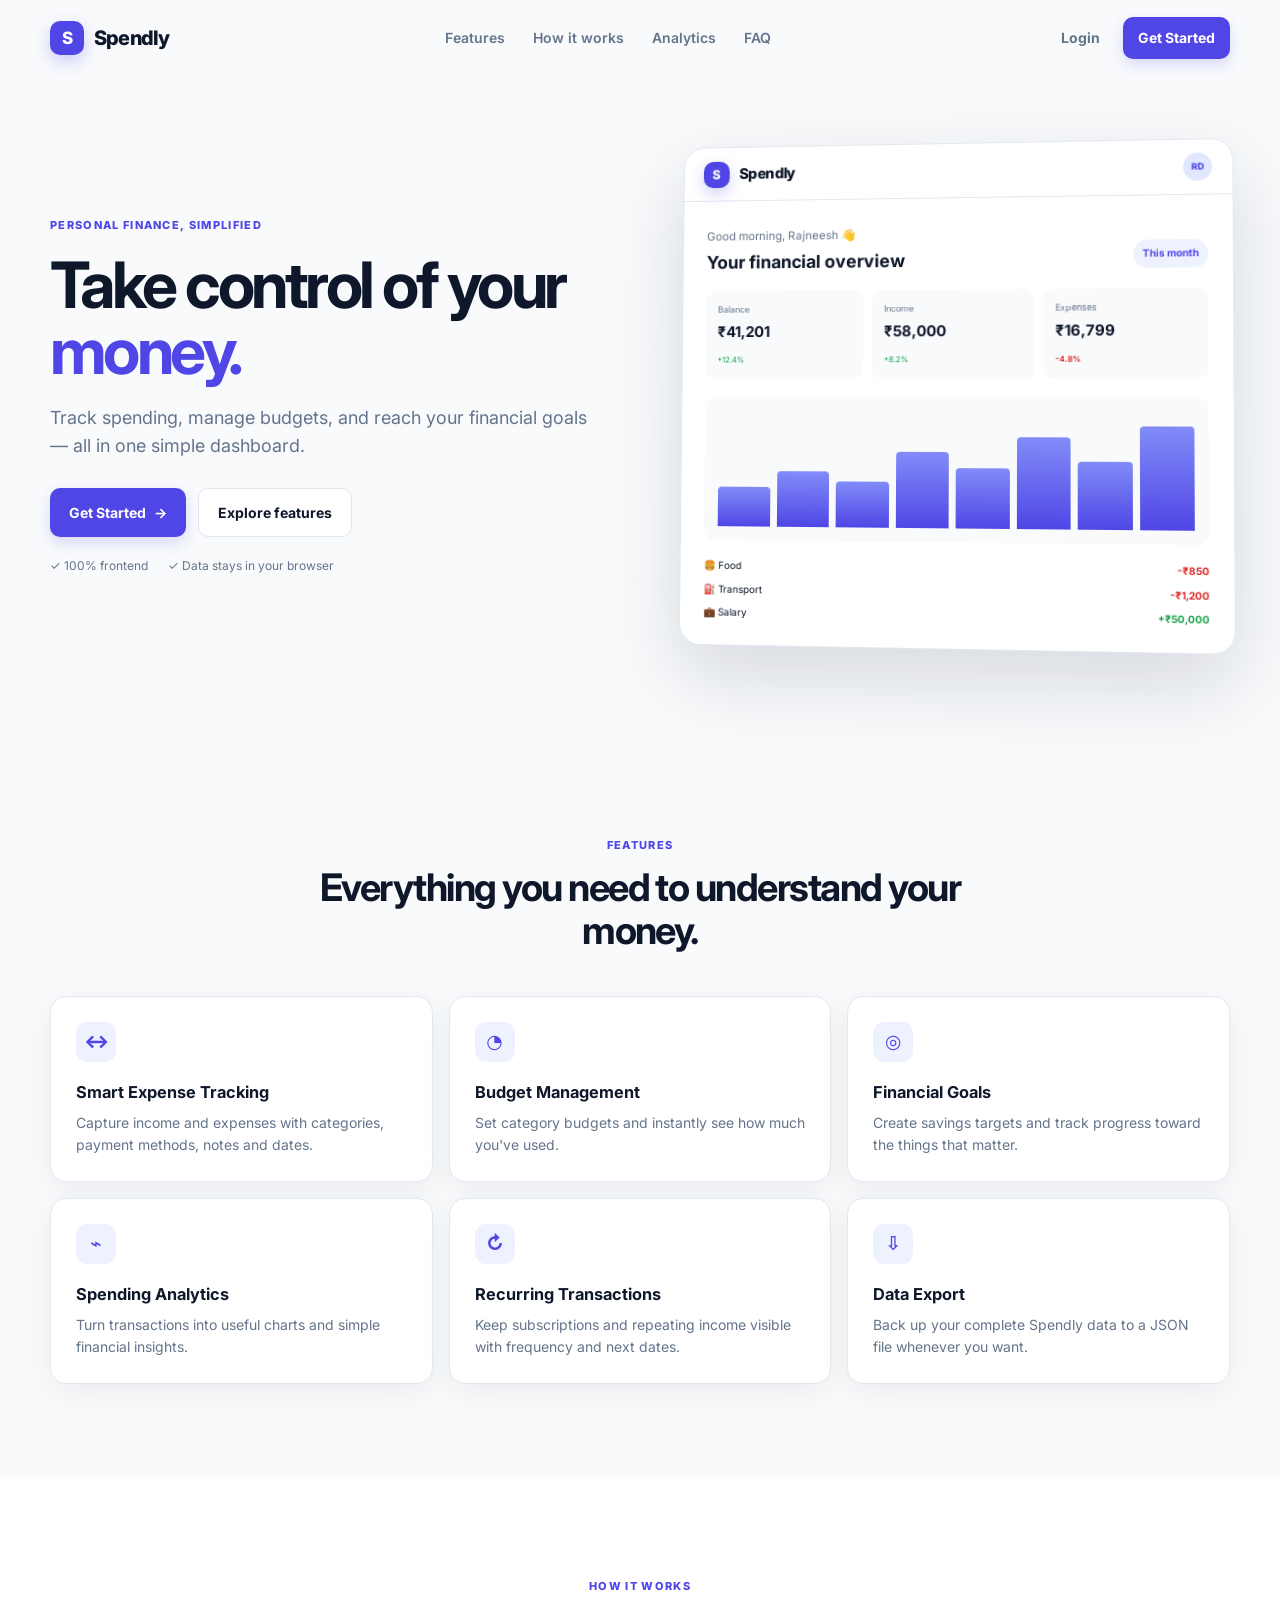
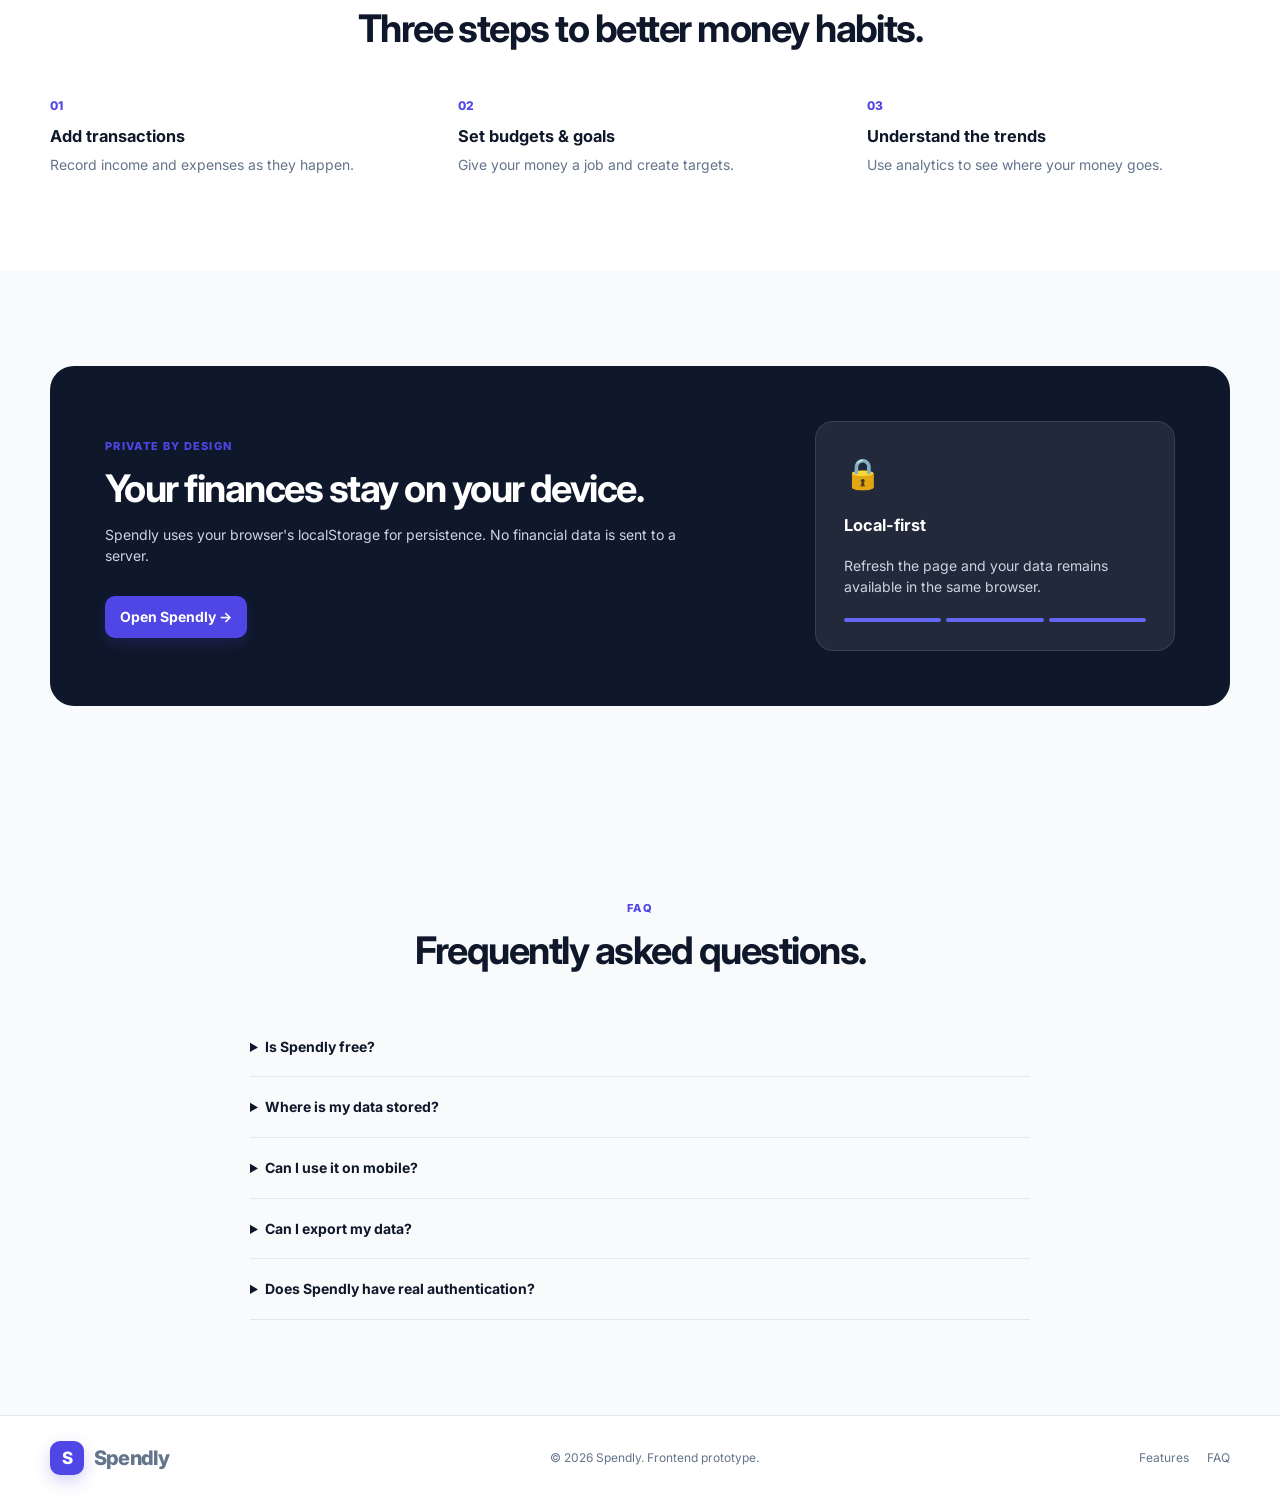
<file: index.html>
<!DOCTYPE html>
<html lang="en">
<head>
<meta charset="UTF-8"><meta name="viewport" content="width=device-width, initial-scale=1.0">
<title>Spendly — Take control of your money</title>
<link rel="preconnect" href="https://fonts.googleapis.com"><link rel="preconnect" href="https://fonts.gstatic.com" crossorigin>
<link href="https://fonts.googleapis.com/css2?family=Inter:wght@400;500;600;700;800&display=swap" rel="stylesheet">
<link rel="stylesheet" href="css/style.css"><link rel="stylesheet" href="css/responsive.css">
</head>
<body class="landing">
<nav class="landing-nav container">
  <a class="brand" href="index.html"><span class="brand-mark">S</span> Spendly</a>
  <div class="nav-links"><a href="#features">Features</a><a href="#how">How it works</a><a href="#analytics">Analytics</a><a href="#faq">FAQ</a></div>
  <div class="nav-actions"><button class="btn btn-ghost" id="loginBtn">Login</button><a class="btn btn-primary" href="dashboard.html">Get Started</a></div>
</nav>
<main>
<section class="hero container">
  <div class="hero-copy">
    <span class="eyebrow">PERSONAL FINANCE, SIMPLIFIED</span>
    <h1>Take control of your <span>money.</span></h1>
    <p>Track spending, manage budgets, and reach your financial goals — all in one simple dashboard.</p>
    <div class="hero-actions"><a class="btn btn-primary btn-lg" href="dashboard.html">Get Started <span>→</span></a><a class="btn btn-secondary btn-lg" href="#features">Explore features</a></div>
    <div class="trust-row"><span>✓ 100% frontend</span><span>✓ Data stays in your browser</span></div>
  </div>
  <div class="hero-preview">
    <div class="preview-window">
      <div class="preview-top"><span class="brand"><span class="brand-mark">S</span> Spendly</span><span class="mini-avatar">RD</span></div>
      <div class="preview-body">
        <div class="preview-title"><div><small>Good morning, Rajneesh 👋</small><h3>Your financial overview</h3></div><span class="preview-pill">This month</span></div>
        <div class="preview-cards"><div><small>Balance</small><strong>₹41,201</strong><em>+12.4%</em></div><div><small>Income</small><strong>₹58,000</strong><em>+8.2%</em></div><div><small>Expenses</small><strong>₹16,799</strong><b>-4.8%</b></div></div>
        <div class="preview-chart"><div class="chart-bars"><i style="height:35%"></i><i style="height:48%"></i><i style="height:40%"></i><i style="height:65%"></i><i style="height:52%"></i><i style="height:78%"></i><i style="height:58%"></i><i style="height:88%"></i></div></div>
        <div class="preview-list"><span>🍔 Food <b>-₹850</b></span><span>⛽ Transport <b>-₹1,200</b></span><span>💼 Salary <strong>+₹50,000</strong></span></div>
      </div>
    </div>
  </div>
</section>
<section id="features" class="section container"><div class="section-heading"><span class="eyebrow">FEATURES</span><h2>Everything you need to understand your money.</h2></div>
<div class="feature-grid">
  <article class="feature-card"><div class="feature-icon">↔</div><h3>Smart Expense Tracking</h3><p>Capture income and expenses with categories, payment methods, notes and dates.</p></article>
  <article class="feature-card"><div class="feature-icon">◔</div><h3>Budget Management</h3><p>Set category budgets and instantly see how much you've used.</p></article>
  <article class="feature-card"><div class="feature-icon">◎</div><h3>Financial Goals</h3><p>Create savings targets and track progress toward the things that matter.</p></article>
  <article class="feature-card"><div class="feature-icon">⌁</div><h3>Spending Analytics</h3><p>Turn transactions into useful charts and simple financial insights.</p></article>
  <article class="feature-card"><div class="feature-icon">↻</div><h3>Recurring Transactions</h3><p>Keep subscriptions and repeating income visible with frequency and next dates.</p></article>
  <article class="feature-card"><div class="feature-icon">⇩</div><h3>Data Export</h3><p>Back up your complete Spendly data to a JSON file whenever you want.</p></article>
</div></section>
<section id="how" class="section alt-section"><div class="container"><div class="section-heading"><span class="eyebrow">HOW IT WORKS</span><h2>Three steps to better money habits.</h2></div><div class="steps"><div><span>01</span><h3>Add transactions</h3><p>Record income and expenses as they happen.</p></div><div><span>02</span><h3>Set budgets & goals</h3><p>Give your money a job and create targets.</p></div><div><span>03</span><h3>Understand the trends</h3><p>Use analytics to see where your money goes.</p></div></div></div></section>
<section id="analytics" class="section container"><div class="split-callout"><div><span class="eyebrow">PRIVATE BY DESIGN</span><h2>Your finances stay on your device.</h2><p>Spendly uses your browser's localStorage for persistence. No financial data is sent to a server.</p><a class="btn btn-primary" href="dashboard.html">Open Spendly →</a></div><div class="privacy-card"><div class="privacy-icon">🔒</div><h3>Local-first</h3><p>Refresh the page and your data remains available in the same browser.</p><div class="privacy-line"><span></span><span></span><span></span></div></div></div></section>
<section id="faq" class="section container"><div class="section-heading"><span class="eyebrow">FAQ</span><h2>Frequently asked questions.</h2></div><div class="faq"><details><summary>Is Spendly free?</summary><p>Yes. This frontend prototype has no paid service or backend.</p></details><details><summary>Where is my data stored?</summary><p>Your Spendly data is stored in your browser's localStorage.</p></details><details><summary>Can I use it on mobile?</summary><p>Yes. The dashboard is responsive and adapts to phones and tablets.</p></details><details><summary>Can I export my data?</summary><p>Yes. Settings includes JSON export and import tools.</p></details><details><summary>Does Spendly have real authentication?</summary><p>No. Login/signup is only a frontend demonstration; it is not secure authentication.</p></details></div></section>
</main>
<footer class="footer"><div class="container footer-inner"><a class="brand" href="index.html"><span class="brand-mark">S</span> Spendly</a><span>© 2026 Spendly. Frontend prototype.</span><div><a href="#features">Features</a><a href="#faq">FAQ</a></div></div></footer>
<div class="modal-backdrop" id="authModal"><div class="modal small-modal"><button class="modal-close" data-close>×</button><div class="modal-heading"><span class="eyebrow">DEMO ACCESS</span><h2>Welcome to Spendly</h2><p>Authentication is simulated locally for this frontend project.</p></div><form id="authForm" class="form-grid"><label>Email<input type="email" id="authEmail" value="demo@spendly.app" required></label><label>Password<input type="password" value="demo123" required></label><button class="btn btn-primary btn-full">Continue as Demo User</button></form></div></div>
<script src="js/storage.js"></script><script src="js/app.js"></script>
</body></html>
</file>
<file: css/style.css>
:root{--primary:#4f46e5;--primary-dark:#4338ca;--bg:#f8fafc;--card:#fff;--text:#0f172a;--muted:#64748b;--border:#e2e8f0;--success:#16a34a;--danger:#dc2626;--warning:#d97706;--purple:#7c3aed;--sidebar:270px;--radius:16px;--shadow:0 8px 30px rgba(15,23,42,.06)}
*{box-sizing:border-box}html{scroll-behavior:smooth}body{margin:0;background:var(--bg);color:var(--text);font-family:Inter,system-ui,sans-serif;font-size:14px;line-height:1.55}button,input,select,textarea{font:inherit}button,a{transition:.18s ease}a{color:inherit;text-decoration:none}.container{width:min(1180px,calc(100% - 40px));margin:auto}.brand{display:inline-flex;align-items:center;gap:10px;font-size:20px;font-weight:800;letter-spacing:-.04em}.brand-mark{display:grid;place-items:center;width:34px;height:34px;border-radius:10px;background:var(--primary);color:#fff;font-size:17px;box-shadow:0 6px 16px rgba(79,70,229,.25)}.eyebrow{display:inline-block;font-size:11px;font-weight:800;letter-spacing:.12em;color:var(--primary);margin-bottom:8px}.btn{border:0;border-radius:10px;padding:10px 15px;font-weight:700;cursor:pointer;display:inline-flex;align-items:center;justify-content:center;gap:8px}.btn-primary{background:var(--primary);color:#fff;box-shadow:0 6px 14px rgba(79,70,229,.18)}.btn-primary:hover{background:var(--primary-dark);transform:translateY(-1px)}.btn-secondary{background:var(--card);border:1px solid var(--border);color:var(--text)}.btn-secondary:hover{border-color:#cbd5e1;background:#f8fafc}.btn-ghost{background:transparent;color:var(--muted)}.btn-ghost:hover{background:#f1f5f9;color:var(--text)}.btn-danger{background:var(--danger);color:#fff}.btn-danger-outline{background:transparent;color:var(--danger);border:1px solid #fecaca}.btn-lg{padding:13px 19px}.btn-full{width:100%}.text-link{color:var(--primary);font-weight:700;font-size:12px}.landing-nav{height:76px;display:flex;align-items:center;justify-content:space-between}.nav-links{display:flex;gap:28px;color:var(--muted);font-weight:600}.nav-links a:hover{color:var(--text)}.nav-actions{display:flex;align-items:center;gap:8px}.hero{min-height:640px;display:grid;grid-template-columns:1fr 1fr;gap:70px;align-items:center;padding:65px 0 90px}.hero h1{font-size:clamp(42px,5vw,70px);line-height:1.03;letter-spacing:-.055em;margin:10px 0 20px}.hero h1 span{color:var(--primary)}.hero-copy>p{font-size:18px;color:var(--muted);max-width:580px}.hero-actions{display:flex;gap:12px;margin-top:28px}.trust-row{display:flex;gap:20px;margin-top:20px;color:var(--muted);font-size:12px}.hero-preview{perspective:1200px}.preview-window{background:#fff;border:1px solid var(--border);border-radius:22px;box-shadow:0 30px 80px rgba(15,23,42,.14);overflow:hidden;transform:rotateY(-5deg) rotateX(2deg)}.preview-top{height:55px;padding:0 20px;border-bottom:1px solid var(--border);display:flex;align-items:center;justify-content:space-between}.preview-top .brand{font-size:15px}.preview-top .brand-mark{width:27px;height:27px;font-size:13px}.mini-avatar,.avatar{display:grid;place-items:center;border-radius:50%;background:#e0e7ff;color:var(--primary);font-weight:800}.mini-avatar{width:28px;height:28px;font-size:9px}.preview-body{padding:24px}.preview-title{display:flex;justify-content:space-between;align-items:center}.preview-title small{color:var(--muted)}.preview-title h3{margin:3px 0 15px;font-size:18px}.preview-pill,.soft-badge{font-size:10px;font-weight:700;padding:6px 9px;border-radius:20px;background:#eef2ff;color:var(--primary)}.preview-cards{display:grid;grid-template-columns:repeat(3,1fr);gap:9px}.preview-cards>div{padding:12px;background:#f8fafc;border-radius:11px}.preview-cards small{display:block;color:var(--muted);font-size:9px}.preview-cards strong{display:block;font-size:15px;margin:4px 0}.preview-cards em,.preview-cards b{font-size:8px;color:var(--success);font-style:normal}.preview-cards b{color:var(--danger)}.preview-chart{height:145px;margin:18px 0;padding:14px;background:#f8fafc;border-radius:12px;display:flex;align-items:end}.chart-bars{width:100%;height:100%;display:flex;align-items:end;gap:7px}.chart-bars i{flex:1;background:linear-gradient(180deg,#818cf8,#4f46e5);border-radius:4px 4px 0 0}.preview-list{display:grid;gap:8px}.preview-list span{display:flex;justify-content:space-between;font-size:10px}.preview-list b{color:var(--danger)}.preview-list strong{color:var(--success)}.section{padding:95px 0}.alt-section{background:#fff}.section-heading{text-align:center;max-width:680px;margin:0 auto 45px}.section-heading h2,.split-callout h2{font-size:38px;line-height:1.12;letter-spacing:-.04em;margin:4px 0 0}.feature-grid{display:grid;grid-template-columns:repeat(3,1fr);gap:16px}.feature-card{background:#fff;border:1px solid var(--border);border-radius:16px;padding:25px;box-shadow:var(--shadow)}.feature-card:hover{transform:translateY(-3px);box-shadow:0 16px 40px rgba(15,23,42,.08)}.feature-icon{width:40px;height:40px;border-radius:11px;background:#eef2ff;color:var(--primary);display:grid;place-items:center;font-weight:800;font-size:19px}.feature-card h3{margin:18px 0 7px}.feature-card p,.steps p{color:var(--muted);margin:0}.steps{display:grid;grid-template-columns:repeat(3,1fr);gap:45px}.steps>div{position:relative}.steps span{font-size:12px;font-weight:800;color:var(--primary)}.steps h3{margin:8px 0 5px}.split-callout{background:#0f172a;color:#fff;border-radius:24px;padding:55px;display:grid;grid-template-columns:1.3fr .7fr;gap:40px;align-items:center}.split-callout h2{margin-bottom:14px}.split-callout p{color:#cbd5e1;max-width:600px}.split-callout .btn{margin-top:15px}.privacy-card{background:rgba(255,255,255,.08);border:1px solid rgba(255,255,255,.1);border-radius:18px;padding:28px}.privacy-icon{font-size:30px}.privacy-line{display:flex;gap:5px;margin-top:20px}.privacy-line span{height:4px;flex:1;background:#6366f1;border-radius:4px}.faq{max-width:780px;margin:auto}.faq details{border-bottom:1px solid var(--border);padding:19px 0}.faq summary{cursor:pointer;font-weight:700}.faq p{color:var(--muted);margin:10px 0 0}.footer{border-top:1px solid var(--border);background:#fff}.footer-inner{min-height:85px;display:flex;align-items:center;justify-content:space-between;color:var(--muted);font-size:12px}.footer-inner>div{display:flex;gap:18px}.app-shell{min-height:100vh}.sidebar{position:fixed;z-index:20;left:0;top:0;bottom:0;width:var(--sidebar);background:#fff;border-right:1px solid var(--border);display:flex;flex-direction:column;padding:25px 18px}.sidebar-brand{padding:0 10px 30px}.side-nav{display:grid;gap:5px}.nav-item{display:flex;align-items:center;gap:12px;padding:11px 12px;border-radius:10px;color:var(--muted);font-weight:600}.nav-item span{width:20px;text-align:center;font-size:17px}.nav-item:hover{background:#f8fafc;color:var(--text)}.nav-item.active{background:#eef2ff;color:var(--primary)}.sidebar-bottom{margin-top:auto}.theme-toggle{width:100%;display:flex;align-items:center;gap:9px;padding:10px 12px;background:#f8fafc;border:1px solid var(--border);border-radius:10px;color:var(--muted);cursor:pointer;text-align:left}.theme-toggle i{margin-left:auto;width:30px;height:17px;background:#cbd5e1;border-radius:20px;position:relative}.theme-toggle i:after{content:"";position:absolute;width:13px;height:13px;background:#fff;border-radius:50%;top:2px;left:2px;transition:.2s}.user-mini{display:flex;align-items:center;gap:9px;padding:18px 5px 0}.user-mini .avatar{width:34px;height:34px;font-size:10px;flex:none}.user-mini div:nth-child(2){min-width:0;flex:1}.user-mini strong,.user-mini small{display:block;white-space:nowrap;overflow:hidden;text-overflow:ellipsis}.user-mini strong{font-size:12px}.user-mini small{font-size:9px;color:var(--muted)}.user-mini button{border:0;background:none;color:var(--muted);cursor:pointer}.main-content{margin-left:var(--sidebar);min-height:100vh}.topbar{height:68px;border-bottom:1px solid var(--border);background:rgba(248,250,252,.9);backdrop-filter:blur(10px);display:flex;align-items:center;padding:0 35px;position:sticky;top:0;z-index:10}.topbar-spacer{flex:1}.icon-btn{width:36px;height:36px;border:1px solid var(--border);background:#fff;border-radius:9px;cursor:pointer;color:var(--muted);display:grid;place-items:center;position:relative}.menu-btn{display:none}.notif-dot{position:absolute;top:7px;right:7px;width:6px;height:6px;border-radius:50%;background:var(--danger);display:none}.top-profile{display:flex;align-items:center;gap:9px;margin-left:12px;font-size:12px;font-weight:700}.top-profile .avatar{width:32px;height:32px;font-size:9px}.page-header{display:flex;align-items:end;justify-content:space-between;gap:20px;padding:38px 38px 25px}.page-header h1{font-size:30px;letter-spacing:-.04em;margin:0}.page-header p{color:var(--muted);margin:4px 0 0}.header-actions{display:flex;align-items:center;gap:8px}.select-control,.toolbar select,.date-filter select,.month-selector input{border:1px solid var(--border);background:#fff;border-radius:9px;padding:10px 12px;color:var(--text);outline:none}.stats-grid{display:grid;grid-template-columns:repeat(4,1fr);gap:14px;padding:0 38px 15px}.stat-card,.card{background:var(--card);border:1px solid var(--border);border-radius:var(--radius);box-shadow:var(--shadow)}.stat-card{padding:18px 20px}.stat-top{display:flex;justify-content:space-between;align-items:center;color:var(--muted);font-size:11px;font-weight:600}.stat-card>strong{font-size:25px;letter-spacing:-.04em;display:block;margin:8px 0}.stat-meta{font-size:10px;color:var(--muted)}.positive{color:var(--success)}.stat-icon{width:28px;height:28px;border-radius:8px;background:#f1f5f9;display:grid;place-items:center;color:var(--text);font-size:12px}.stat-icon.success{background:#dcfce7;color:var(--success)}.stat-icon.danger{background:#fee2e2;color:var(--danger)}.stat-icon.purple{background:#ede9fe;color:var(--purple)}.dashboard-grid{display:grid;grid-template-columns:1.5fr 1fr;gap:14px;padding:0 38px 15px}.lower-grid{grid-template-columns:1.1fr .9fr}.card{padding:20px}.card-header{display:flex;align-items:center;justify-content:space-between;gap:15px;margin-bottom:15px}.card-header h2{font-size:15px;margin:0;letter-spacing:-.02em}.card-header p{font-size:10px;color:var(--muted);margin:2px 0 0}.chart-wrap{height:265px;position:relative}.budget-mini-list{display:grid;gap:15px}.budget-mini{display:grid;gap:7px}.budget-mini-top{display:flex;justify-content:space-between;font-size:11px}.budget-mini-top small{color:var(--muted)}.progress{height:7px;background:#eef2f7;border-radius:10px;overflow:hidden}.progress span{display:block;height:100%;background:var(--primary);border-radius:10px;transition:width .4s}.progress.warning span{background:var(--warning)}.progress.danger span{background:var(--danger)}.transaction-list{display:grid}.transaction-item{display:flex;align-items:center;gap:11px;padding:11px 0;border-bottom:1px solid #f1f5f9}.transaction-item:last-child{border-bottom:0}.tx-icon{width:36px;height:36px;border-radius:10px;background:#f1f5f9;display:grid;place-items:center;font-size:16px;flex:none}.tx-main{min-width:0;flex:1}.tx-main strong,.tx-main small{display:block;white-space:nowrap;overflow:hidden;text-overflow:ellipsis}.tx-main strong{font-size:11px}.tx-main small{font-size:9px;color:var(--muted)}.tx-amount{font-weight:800;font-size:11px}.income{color:var(--success)}.expense{color:var(--danger)}.snapshot-content{display:flex;align-items:center;gap:25px}.donut-wrap{width:150px;height:150px;position:relative;flex:none}.donut-wrap canvas{width:100%!important;height:100%!important}.legend-list{display:grid;gap:9px;min-width:0}.legend-item{display:flex;align-items:center;gap:7px;font-size:10px}.legend-dot{width:7px;height:7px;border-radius:50%;background:var(--primary);flex:none}.legend-item span:nth-child(2){flex:1;color:var(--muted)}.legend-item strong{font-size:10px}.insights-card{margin:0 38px 38px;background:#eef2ff;border:1px solid #e0e7ff;border-radius:16px;padding:18px}.insights-card h3{font-size:13px;margin:0}.insight-row{display:flex;gap:10px;align-items:flex-start;margin-top:10px}.insight-row>span{width:26px;height:26px;border-radius:8px;background:#fff;display:grid;place-items:center}.insight-row p{font-size:11px;margin:3px 0 0}.toolbar{margin:0 38px 15px;padding:10px;display:flex;gap:8px;align-items:center}.search-box{display:flex;align-items:center;gap:7px;flex:1;border:1px solid var(--border);border-radius:9px;padding:0 10px;background:#fff}.search-box input{border:0;outline:0;width:100%;padding:10px 0}.toolbar select{padding:10px}.table-card{margin:0 38px 38px;padding:0;overflow:hidden}.table-responsive{overflow-x:auto}table{width:100%;border-collapse:collapse}th,td{padding:14px 18px;text-align:left;border-bottom:1px solid #f1f5f9;font-size:11px;white-space:nowrap}th{font-size:9px;text-transform:uppercase;letter-spacing:.08em;color:var(--muted);background:#f8fafc}td:last-child{text-align:right}.table-desc{display:flex;align-items:center;gap:9px}.table-desc .tx-icon{width:31px;height:31px;font-size:13px}.type-badge{padding:4px 7px;border-radius:20px;font-size:9px;font-weight:700}.type-badge.income{background:#dcfce7}.type-badge.expense{background:#fee2e2}.row-actions{display:flex;justify-content:flex-end;gap:4px}.row-actions button{border:0;background:#f8fafc;border-radius:7px;padding:6px;cursor:pointer;color:var(--muted)}.row-actions button:hover{color:var(--text)}.empty-state{text-align:center;padding:55px 20px}.empty-state>div{width:45px;height:45px;margin:auto;background:#eef2ff;color:var(--primary);border-radius:13px;display:grid;place-items:center;font-size:22px}.empty-state h3{margin:12px 0 4px}.empty-state p{color:var(--muted);font-size:11px;margin-bottom:16px}.hidden{display:none!important}.budget-stats{grid-template-columns:repeat(3,1fr)}.month-selector{margin:0 38px 15px;display:flex;align-items:center}.month-selector label{display:flex;align-items:center;gap:12px;font-weight:700;font-size:11px}.budget-grid{padding:0 38px 38px;display:grid;grid-template-columns:repeat(2,1fr);gap:14px}.budget-card{padding:20px;background:#fff;border:1px solid var(--border);border-radius:16px;box-shadow:var(--shadow)}.budget-card-head{display:flex;align-items:center;gap:11px}.budget-card-head .tx-icon{width:40px;height:40px}.budget-card-head>div{flex:1}.budget-card-head h3{font-size:13px;margin:0}.budget-card-head small{color:var(--muted);font-size:9px}.budget-value{text-align:right}.budget-value strong{display:block;font-size:13px}.budget-value small{color:var(--muted);font-size:9px}.budget-card .progress{margin:17px 0 8px;height:8px}.budget-foot{display:flex;justify-content:space-between;color:var(--muted);font-size:9px}.card-actions{display:flex;gap:5px;margin-top:16px}.card-actions button{border:1px solid var(--border);background:#fff;border-radius:8px;padding:7px 9px;cursor:pointer;font-size:10px;font-weight:700}.goal-grid{padding:0 38px 38px;display:grid;grid-template-columns:repeat(3,1fr);gap:14px}.goal-card{background:#fff;border:1px solid var(--border);border-radius:16px;padding:22px;box-shadow:var(--shadow)}.goal-head{display:flex;gap:10px;align-items:center}.goal-icon{width:42px;height:42px;border-radius:12px;background:#eef2ff;color:var(--primary);display:grid;place-items:center;font-size:19px}.goal-head div:nth-child(2){flex:1}.goal-head h3{font-size:13px;margin:0}.goal-head small{font-size:9px;color:var(--muted)}.goal-percent{font-weight:800;color:var(--primary);font-size:12px}.goal-amounts{display:flex;justify-content:space-between;margin-top:18px;font-size:10px}.goal-amounts strong{font-size:13px}.goal-amounts small{color:var(--muted)}.goal-card .progress{margin:10px 0 12px;height:9px}.goal-date{font-size:9px;color:var(--muted)}.analytics-stats{padding-bottom:15px}.analytics-grid{display:grid;grid-template-columns:1fr 1fr;gap:14px;padding:0 38px 15px}.analytics-grid .wide{grid-column:1/-1}.analytics-grid .chart-wrap{height:300px}.custom-range{margin:0 38px 15px;display:flex;gap:15px}.custom-range label{display:grid;gap:5px;font-size:10px;font-weight:700}.custom-range input{border:1px solid var(--border);border-radius:8px;padding:9px}.insights-panel{margin:0 38px 38px}.insights-list{display:grid;grid-template-columns:repeat(2,1fr);gap:10px}.insight-box{border:1px solid var(--border);border-radius:12px;padding:14px;background:#f8fafc}.insight-box strong{font-size:11px}.insight-box p{font-size:10px;color:var(--muted);margin:5px 0 0}.settings-grid{padding:0 38px 38px;display:grid;grid-template-columns:1fr 1fr;gap:14px}.settings-card{padding:22px}.settings-heading{display:flex;gap:12px;align-items:flex-start;margin-bottom:22px}.settings-icon{width:38px;height:38px;border-radius:11px;background:#eef2ff;color:var(--primary);display:grid;place-items:center;font-size:18px;flex:none}.settings-heading h2{font-size:14px;margin:0}.settings-heading p{font-size:10px;color:var(--muted);margin:3px 0 0}.form-grid{display:grid;gap:13px}.form-grid.two-col{grid-template-columns:1fr 1fr}.form-grid label{display:grid;gap:6px;font-size:10px;font-weight:700}.form-grid input,.form-grid select,.form-grid textarea{width:100%;border:1px solid var(--border);background:#fff;color:var(--text);border-radius:9px;padding:10px 11px;outline:none;resize:vertical}.form-grid input:focus,.form-grid select:focus,.form-grid textarea:focus{border-color:#a5b4fc;box-shadow:0 0 0 3px #eef2ff}.full{grid-column:1/-1}.check-row{display:flex!important;grid-template-columns:none!important;align-items:center;gap:8px}.check-row input{width:auto}.modal-backdrop{position:fixed;inset:0;background:rgba(15,23,42,.5);z-index:100;display:none;align-items:center;justify-content:center;padding:20px}.modal-backdrop.open{display:flex}.modal{width:min(650px,100%);max-height:90vh;overflow:auto;background:#fff;border-radius:18px;padding:28px;box-shadow:0 30px 80px rgba(0,0,0,.25);position:relative}.small-modal{width:min(430px,100%)}.modal-close{position:absolute;right:18px;top:16px;border:0;background:#f8fafc;width:30px;height:30px;border-radius:8px;font-size:20px;cursor:pointer;color:var(--muted)}.modal-heading{margin-bottom:20px}.modal-heading h2{font-size:22px;letter-spacing:-.03em;margin:0}.modal-heading p{color:var(--muted);font-size:11px;margin:3px 0}.modal-actions{display:flex;justify-content:flex-end;gap:8px;margin-top:5px}.recurring-fields{padding:12px;background:#f8fafc;border-radius:10px}.toast-container{position:fixed;z-index:200;right:22px;bottom:22px;display:grid;gap:8px}.toast{background:#0f172a;color:#fff;border-radius:10px;padding:11px 14px;box-shadow:0 12px 30px rgba(0,0,0,.18);font-size:11px;animation:toastIn .25s ease;max-width:330px}.toast.success{border-left:3px solid #22c55e}.toast.error{border-left:3px solid #ef4444}@keyframes toastIn{from{opacity:0;transform:translateY(8px)}to{opacity:1;transform:none}}.setting-row{display:flex;align-items:center;justify-content:space-between;padding:13px 0}.setting-row strong,.setting-row small{display:block}.setting-row strong{font-size:11px}.setting-row small{font-size:9px;color:var(--muted);margin-top:3px}.switch{width:42px;height:24px;border:0;background:#cbd5e1;border-radius:20px;position:relative;cursor:pointer}.switch:after{content:"";position:absolute;width:18px;height:18px;background:#fff;border-radius:50%;top:3px;left:3px;transition:.2s}.switch.on{background:var(--primary)}.switch.on:after{left:21px}.settings-actions{display:flex;gap:8px;flex-wrap:wrap}.file-btn{position:relative}.file-btn input{position:absolute;opacity:0;inset:0;cursor:pointer}.privacy-note{font-size:10px;color:var(--muted);margin-top:17px;padding:10px;background:#f8fafc;border-radius:9px}.danger-card{grid-column:1/-1}.mobile-overlay{display:none}
</file>
<file: css/responsive.css>
@media(max-width:1050px){.hero{gap:35px}.feature-grid{grid-template-columns:repeat(2,1fr)}.goal-grid{grid-template-columns:repeat(2,1fr)}.stats-grid{grid-template-columns:repeat(2,1fr)}.dashboard-grid,.lower-grid{grid-template-columns:1fr}.analytics-grid{grid-template-columns:1fr}.analytics-grid .wide{grid-column:auto}.settings-grid{grid-template-columns:1fr}.danger-card{grid-column:auto}}
@media(max-width:800px){:root{--sidebar:250px}.sidebar{transform:translateX(-100%);transition:.25s}.sidebar.open{transform:none;box-shadow:10px 0 40px rgba(15,23,42,.15)}.main-content{margin-left:0}.menu-btn{display:grid}.mobile-overlay.show{display:block;position:fixed;inset:0;background:rgba(15,23,42,.35);z-index:15}.topbar{padding:0 18px}.page-header,.stats-grid,.dashboard-grid,.goal-grid,.budget-grid,.analytics-grid{padding-left:18px;padding-right:18px}.insights-card,.toolbar,.table-card,.month-selector,.insights-panel,.settings-grid,.custom-range{margin-left:18px;margin-right:18px}.page-header{align-items:flex-start;flex-direction:column}.header-actions{width:100%}.header-actions .select-control{flex:1}.toolbar{flex-wrap:wrap}.toolbar .search-box{flex-basis:100%}.nav-links{display:none}.hero{grid-template-columns:1fr;padding-top:35px}.hero-preview{order:-1}.preview-window{transform:none}.steps{grid-template-columns:1fr;gap:25px}.split-callout{grid-template-columns:1fr;padding:35px}.footer-inner{flex-wrap:wrap;gap:10px;padding:20px}.form-grid.two-col{grid-template-columns:1fr}.full{grid-column:auto}}
@media(max-width:560px){.container{width:min(100% - 28px,1180px)}.hero h1{font-size:43px}.hero-copy>p{font-size:15px}.hero-actions{flex-direction:column}.trust-row{flex-direction:column;gap:5px}.feature-grid{grid-template-columns:1fr}.section{padding:65px 0}.section-heading h2,.split-callout h2{font-size:29px}.stats-grid,.budget-stats{grid-template-columns:1fr 1fr}.stat-card{padding:14px}.stat-card>strong{font-size:20px}.chart-wrap{height:220px}.snapshot-content{flex-direction:column;align-items:flex-start}.donut-wrap{margin:auto}.goal-grid,.budget-grid{grid-template-columns:1fr}.settings-actions .btn{width:100%}.custom-range{flex-direction:column}.table-card{padding:0}.top-profile span{display:none}.page-header h1{font-size:26px}}
</file>
